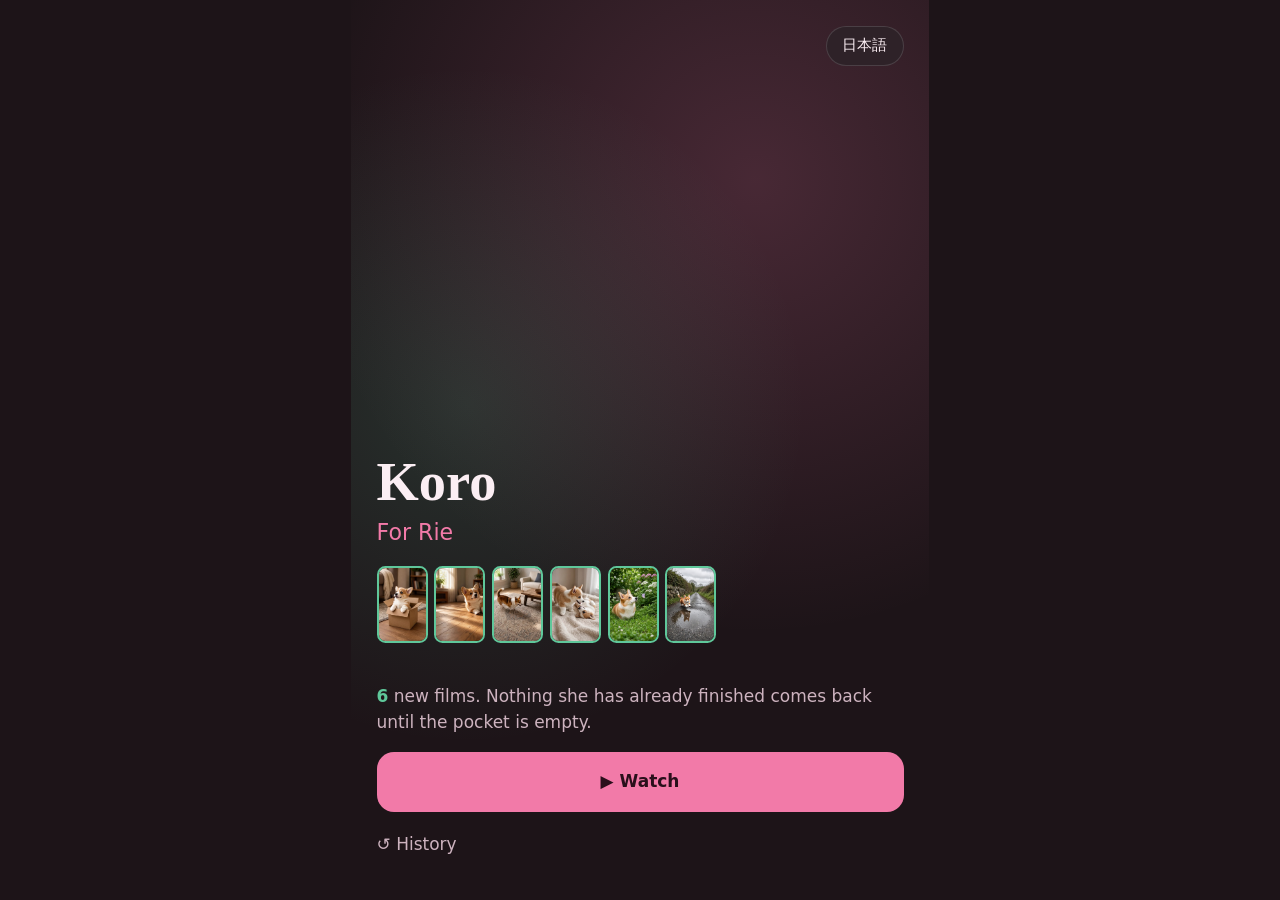
<file: index.html>
<!doctype html><html lang="en"><head><meta charset="utf-8"><meta name="viewport" content="width=device-width,initial-scale=1,viewport-fit=cover">
<title>Koro Films for Rie</title><meta name="theme-color" content="#1d1418"><link rel="manifest" href="manifest.webmanifest">
<link rel="icon" href="films/box.jpg"><link rel="stylesheet" href="style.css"></head>
<body><div id="app"><main class="home"><p>Opening the pocket…</p></main></div><script src="app.js"></script></body></html>
</file>
<file: style.css>
:root{--bg:#1d1418;--fg:#fbeef3;--muted:#cdb3bf;--pink:#f27aa8;--green:#5fc79a;--surface:#2e2228}
*{box-sizing:border-box}html,body{margin:0;background:var(--bg);color:var(--fg);font:17px/1.5 system-ui,"Hiragino Sans","Noto Sans JP",sans-serif}
button,a{font:inherit;color:inherit}a{text-decoration:none}
main{max-width:30rem;margin:0 auto;min-height:100dvh;padding:1.5rem 1.5rem 2.5rem;display:flex;flex-direction:column}
.home{justify-content:flex-end;background:radial-gradient(circle at 70% 20%,#f27aa833,transparent 55%),radial-gradient(circle at 20% 45%,#5fc79a2a,transparent 50%)}
.top{display:flex;justify-content:space-between;align-items:center;gap:1rem}
.big{font:700 3.2rem/1.05 Georgia,"Hiragino Mincho ProN",serif;margin:0}.sub{color:var(--pink);font-size:1.3rem;margin:.3rem 0 0}
.muted{color:var(--muted)}.count{color:var(--green);font-weight:700}
.btn{display:flex;align-items:center;justify-content:center;gap:.5rem;border:0;border-radius:1rem;padding:1rem;font-weight:700;cursor:pointer;background:var(--pink);color:#2a0f1b;width:100%;text-align:center}
.btn.alt{background:var(--surface);color:var(--fg)}.btn.green{background:var(--green);color:#0d2a1d}
.row{display:flex;gap:.75rem;margin-top:1rem}.row>*{flex:1}
.pill{border:1px solid #ffffff22;background:var(--surface);border-radius:99px;padding:.45rem .9rem;font-size:.9rem;cursor:pointer;white-space:nowrap}
.links{display:flex;gap:1rem;margin-top:1.2rem;flex-wrap:wrap}
.thumbs{display:flex;gap:.4rem;margin:1rem 0}.thumbs img{width:3rem;height:4.5rem;object-fit:cover;border-radius:.5rem;border:2px solid transparent;opacity:.45}.thumbs img.new{opacity:1;border-color:var(--green)}
.watch{position:relative;padding:0;max-width:32rem;height:100dvh;overflow:hidden}
.watch video{width:100%;height:100%;object-fit:cover;background:#000;display:block}
.watch .shade{position:absolute;inset:auto 0 0 0;height:55%;background:linear-gradient(transparent,var(--bg));pointer-events:none}
.watch .top{position:absolute;inset:0 0 auto 0;padding:1rem}.watch .bot{position:absolute;inset:auto 0 0 0;padding:1rem 1rem 1.5rem}
.title{font:700 1.9rem/1.1 Georgia,"Hiragino Mincho ProN",serif;margin:0}
.hist{list-style:none;padding:0;margin:1.5rem 0}.hist li a{display:flex;gap:.9rem;align-items:center;padding:.55rem;border-radius:.9rem;background:var(--surface);margin-bottom:.6rem}
.hist img{width:3.2rem;height:4.6rem;object-fit:cover;border-radius:.5rem}.hist b{display:block}
.note{font-size:.85rem;color:var(--muted);margin-top:auto}
.small{font-size:.85rem;margin:0 0 .4rem}
.th{position:relative;display:inline-block}.th i,.stamp i{position:absolute;right:-4px;top:-6px;font-style:normal;color:var(--pink);font-size:.95rem;text-shadow:0 0 4px #0008}
.thumbs img.fav{border-color:var(--pink)}
.heart{border:0;background:none;font-size:1.6rem;vertical-align:middle;cursor:pointer;color:var(--pink);padding:0 .2rem;transition:transform .2s}.heart.on{animation:pop .4s}
@keyframes pop{50%{transform:scale(1.45)}}
.prog{position:absolute;left:1rem;right:1rem;bottom:.55rem;height:4px;border-radius:4px;background:#ffffff22}.prog b{display:block;height:100%;width:0;border-radius:4px;background:linear-gradient(90deg,var(--green),var(--pink))}.prog span{position:absolute;top:-.75rem;left:0;transform:translateX(-50%);font-size:.9rem}
.watch .bot{padding-bottom:2rem}
.paused{position:absolute;top:45%;left:0;right:0;text-align:center;margin:0;padding:.6rem 1rem;background:#1d1418bb;color:var(--fg)}
.burst{position:fixed;pointer-events:none;z-index:9}.burst span{position:absolute;font-size:1.4rem;animation:fly 1.1s ease-out forwards;opacity:0}
@keyframes fly{0%{transform:translate(0,0) scale(.4);opacity:1}100%{transform:translate(var(--dx),var(--dy)) scale(1.1);opacity:0}}
.stamps{background:var(--surface);border:1px dashed var(--green);border-radius:1rem;padding:.8rem;margin:1rem 0}.stamps>div{display:grid;grid-template-columns:repeat(6,1fr);gap:.4rem}
.stamp{position:relative;aspect-ratio:2/3;border-radius:.5rem;overflow:hidden;border:2px solid var(--pink);animation:stamp .5s backwards}.stamp img{width:100%;height:100%;object-fit:cover}.stamp i{right:2px;top:0}
@keyframes stamp{from{transform:scale(1.8) rotate(-12deg);opacity:0}}
.favs{margin-top:1.2rem}.favs .thumbs{margin:.4rem 0 0;flex-wrap:wrap}
@media(min-width:900px){.watch{border-left:1px solid #ffffff14;border-right:1px solid #ffffff14;box-shadow:0 0 60px #f27aa822}}
@media(min-width:900px){.home,.page{max-width:34rem}}
@media(prefers-reduced-motion:reduce){*{transition:none!important;animation:none!important}.burst{display:none}}
</file>
